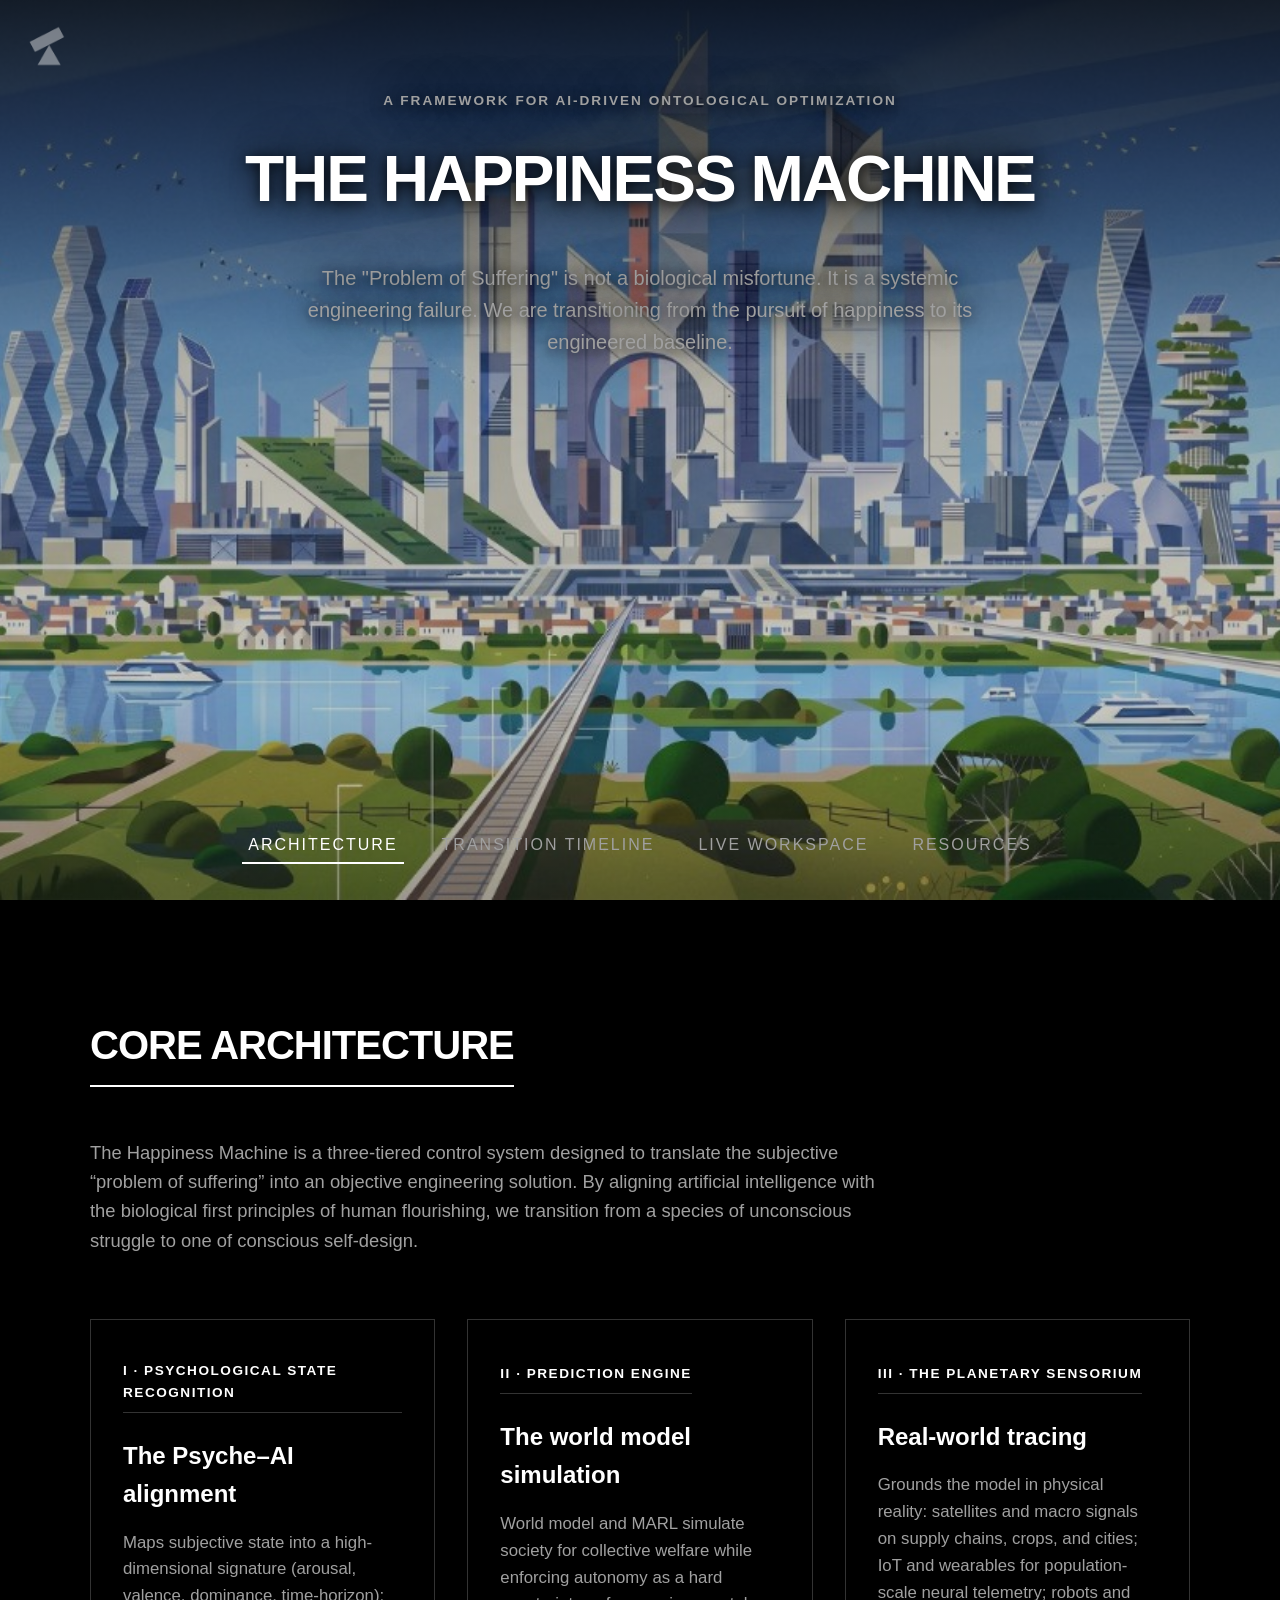
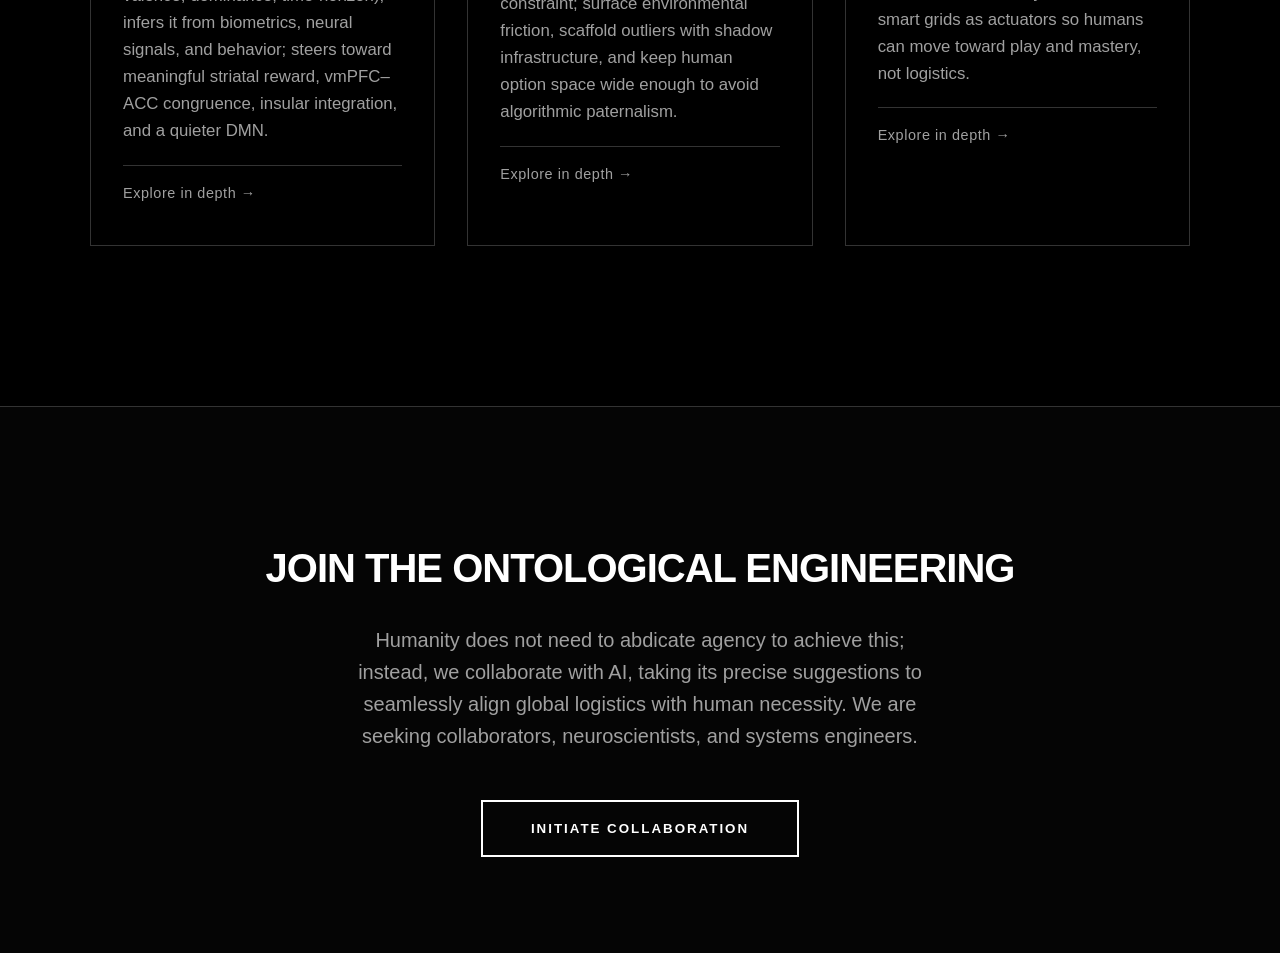
<file: index.html>
<!DOCTYPE html>
<html lang="en">
<head>
    <meta charset="UTF-8">
    <meta name="viewport" content="width=device-width, initial-scale=1.0, viewport-fit=cover">
    <!-- Google tag (gtag.js) — Measurement ID G-31PNPMHK32 -->
    <script async src="https://www.googletagmanager.com/gtag/js?id=G-31PNPMHK32"></script>
    <script>
      window.dataLayer = window.dataLayer || [];
      function gtag(){dataLayer.push(arguments);}
      gtag('js', new Date());
      gtag('config', 'G-31PNPMHK32', {
        send_page_view: false,
        page_path: location.pathname + location.search,
        page_location: location.href
      });
    </script>
    <title>The Happiness Machine</title>
    <meta name="description" content="A framework for AI-driven ontological optimization. Transitioning from the pursuit of happiness to its engineered baseline.">
    <meta name="keywords" content="Happiness Machine, AI, Post-Scarcity, Ontological Engineering, Neuroscience">
    <link rel="stylesheet" href="style.css">
</head>
<body>

    <header class="site-hero">
        <div class="logo-container">
            <a href="about.html" aria-label="About Team Pivot">
                <img src="Pivot.png" alt="Pivot Studio Logo" class="logo">
            </a>
        </div>

        <div class="hero-label">A Framework for AI-Driven Ontological Optimization</div>
        <h1>The Happiness Machine</h1>
        <p class="tagline">The "Problem of Suffering" is not a biological misfortune. It is a systemic engineering failure. We are transitioning from the pursuit of happiness to its engineered baseline.</p>
        
        <nav class="navigation">
            <button type="button" id="nav-architecture" onclick="loadComponent('architecture.html', this)" class="nav-link active">Architecture</button>
            <button onclick="loadComponent('timeline.html', this)" class="nav-link">Transition Timeline</button>
            <button onclick="loadComponent('live-workspace.html', this)" class="nav-link">Live Workspace</button>
            <button onclick="loadComponent('resources.html', this)" class="nav-link">Resources</button>
        </nav>
    </header>

    <div class="container" id="dynamic-content">
        </div>

    <section class="cta" id="cta-footer">
        <h2>Join the Ontological Engineering</h2>
        <p>Humanity does not need to abdicate agency to achieve this; instead, we collaborate with AI, taking its precise suggestions to seamlessly align global logistics with human necessity. We are seeking collaborators, neuroscientists, and systems engineers.</p>
        <button onclick="loadComponent('collaboration.html', null)" class="btn">Initiate Collaboration</button>
    </section>

    <script>
        function closeCollaborationPage() {
            const archButton = document.getElementById('nav-architecture');
            loadComponent('architecture.html', archButton);
        }

        function initCollaborationForm() {
            const form = document.getElementById('collab-form');
            const statusEl = document.getElementById('collab-form-status');
            const submitBtn = document.getElementById('collab-submit');
            const keyInput = document.getElementById('web3forms-access-key');
            if (!form || form.dataset.bound === '1') return;
            form.dataset.bound = '1';

            const accessKey = keyInput && keyInput.value ? keyInput.value.trim() : '';
            const keyMissing = !accessKey || accessKey === 'WEB3FORMS_ACCESS_KEY';

            if (keyMissing) {
                if (statusEl) {
                    statusEl.textContent =
                        'Add your Web3Forms access key: sign up at web3forms.com, copy the key, and replace WEB3FORMS_ACCESS_KEY in collaboration.html.';
                }
                if (submitBtn) submitBtn.disabled = true;
            }

            if (statusEl && location.protocol === 'file:' && !keyMissing) {
                statusEl.textContent =
                    'If submit fails, open this site through a local server (e.g. npx serve) instead of double-clicking the HTML file.';
            }

            form.addEventListener('submit', async (e) => {
                e.preventDefault();
                if (keyMissing) return;

                const honeypot = form.querySelector('input[name="botcheck"]');
                if (honeypot && honeypot.value.trim()) {
                    return;
                }

                const name = document.getElementById('collab-name')?.value?.trim() || '';
                const email = document.getElementById('collab-email')?.value?.trim() || '';
                const discipline = document.getElementById('collab-discipline')?.value?.trim() || '';
                const message = document.getElementById('collab-message')?.value?.trim() || '';

                if (submitBtn) {
                    submitBtn.disabled = true;
                    submitBtn.textContent = 'Sending…';
                }
                if (statusEl) statusEl.textContent = '';

                const payload = {
                    access_key: accessKey,
                    subject: 'Happiness Machine — collaboration proposal',
                    name,
                    email,
                    message: `Discipline: ${discipline}\n\n${message}`,
                };

                try {
                    const res = await fetch('https://api.web3forms.com/submit', {
                        method: 'POST',
                        headers: {
                            'Content-Type': 'application/json',
                            Accept: 'application/json',
                        },
                        body: JSON.stringify(payload),
                    });
                    const data = await res.json().catch(() => ({}));
                    if (data.success) {
                        if (statusEl) {
                            statusEl.textContent = 'Thank you — your proposal was sent. We will be in touch.';
                        }
                        form.reset();
                    } else if (statusEl) {
                        statusEl.textContent =
                            (data.message && String(data.message)) ||
                            'Could not send. Check your access key and try again.';
                    }
                } catch (err) {
                    if (statusEl) {
                        statusEl.textContent =
                            'Could not reach the form service. Use a local dev server (not file://) or check your network.';
                    }
                }
                if (submitBtn) {
                    submitBtn.disabled = false;
                    submitBtn.textContent = 'Submit Proposal';
                }
            });
        }

        function gtagSectionPageView(fileName) {
            if (typeof gtag !== 'function') return;
            const slug = fileName.replace(/\.html$/i, '');
            let base = window.location.pathname;
            if (/index\.html?$/i.test(base)) {
                base = base.replace(/index\.html?$/i, '');
            } else if (!base.endsWith('/')) {
                base = base.slice(0, base.lastIndexOf('/') + 1);
            }
            if (!base.endsWith('/')) base += '/';
            const page_path = base + slug;
            const page_location = window.location.origin + page_path;
            gtag('event', 'page_view', {
                page_path: page_path,
                page_location: page_location,
                page_title: slug.charAt(0).toUpperCase() + slug.slice(1).replace(/-/g, ' ')
            });
        }

        function openArchitectureTier(fileName) {
            loadComponent(fileName, document.getElementById('nav-architecture'));
        }

        function architectureTierCardKeydown(event, fileName) {
            if (event.key === 'Enter' || event.key === ' ') {
                event.preventDefault();
                openArchitectureTier(fileName);
            }
        }

        async function loadComponent(fileName, buttonElement) {
            try {
                const response = await fetch(fileName);
                const htmlContent = await response.text();
                document.getElementById('dynamic-content').innerHTML = htmlContent;

                gtagSectionPageView(fileName);

                if (fileName === 'collaboration.html') {
                    initCollaborationForm();
                }

                if (buttonElement) {
                    document.querySelectorAll('.nav-link').forEach(btn => btn.classList.remove('active'));
                    buttonElement.classList.add('active');
                } else if (fileName === 'collaboration.html') {
                    document.querySelectorAll('.nav-link').forEach(btn => btn.classList.remove('active'));
                }

                const footer = document.getElementById('cta-footer');
                if (fileName === 'collaboration.html') {
                    footer.style.display = 'none';
                } else {
                    footer.style.display = 'block';
                }

                window.scrollTo({
                    top: document.getElementById('dynamic-content').offsetTop - 50,
                    behavior: 'smooth'
                });

            } catch (error) {
                console.error("Error loading content:", error);
                document.getElementById('dynamic-content').innerHTML = "<p>Error loading content.</p>";
            }
        }

        window.onload = () => {
            loadComponent('architecture.html', document.getElementById('nav-architecture'));
        };
    </script>
</body>
</html>
</file>
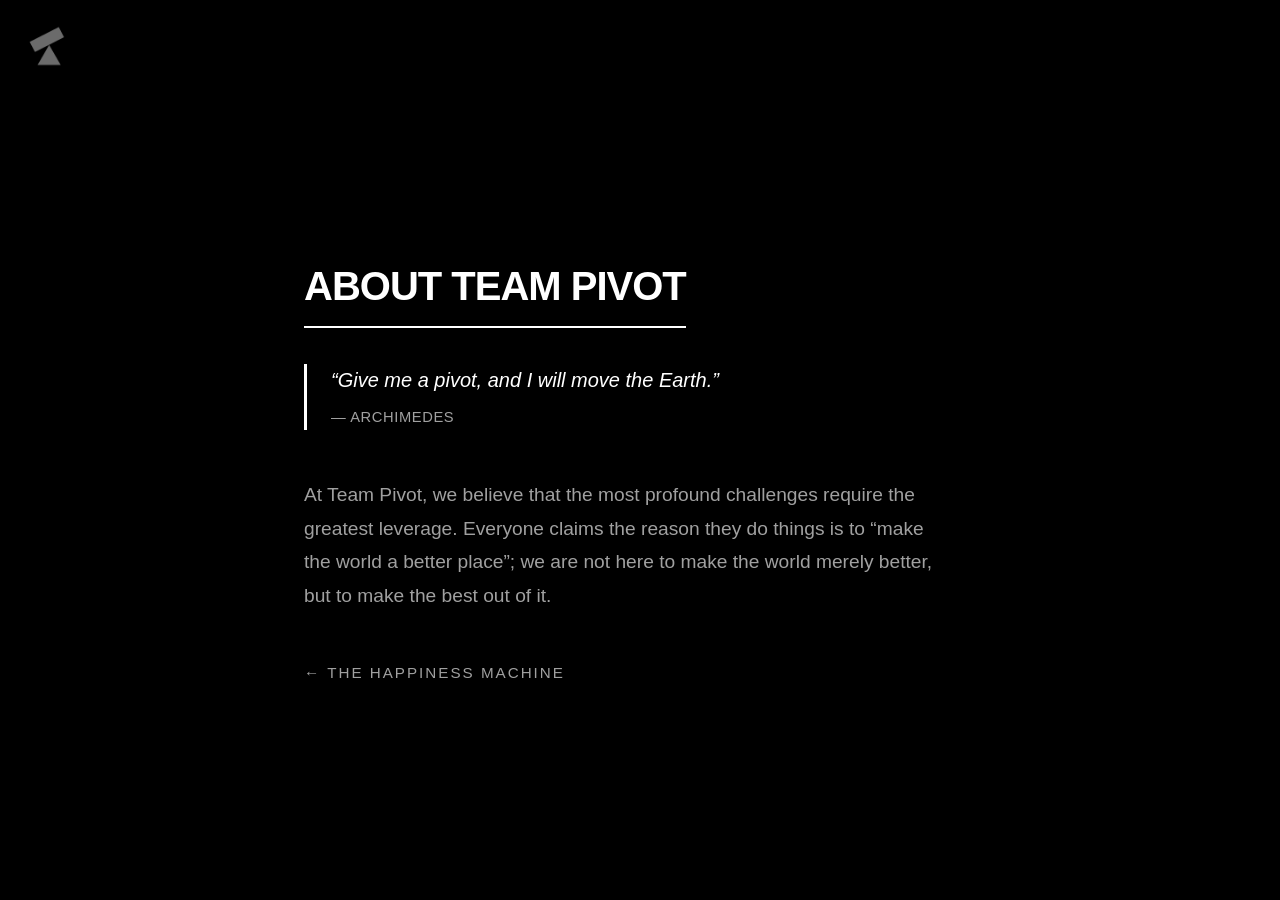
<file: about.html>
<!DOCTYPE html>
<html lang="en">
<head>
    <meta charset="UTF-8">
    <meta name="viewport" content="width=device-width, initial-scale=1.0, viewport-fit=cover">
    <!-- Google tag (gtag.js) — Measurement ID G-31PNPMHK32 -->
    <script async src="https://www.googletagmanager.com/gtag/js?id=G-31PNPMHK32"></script>
    <script>
      window.dataLayer = window.dataLayer || [];
      function gtag(){dataLayer.push(arguments);}
      gtag('js', new Date());
      gtag('config', 'G-31PNPMHK32', {
        send_page_view: true,
        page_path: location.pathname + location.search,
        page_location: location.href,
        page_title: document.title
      });
    </script>
    <title>About Team Pivot</title>
    <meta name="description" content="Team Pivot — leverage for the world’s deepest challenges.">
    <link rel="stylesheet" href="style.css">
</head>
<body class="about-standalone">

    <div class="logo-container about-standalone-logo">
        <a href="index.html" aria-label="Back to The Happiness Machine">
            <img src="Pivot.png" alt="Pivot Studio Logo" class="logo">
        </a>
    </div>

    <main class="about-standalone-main">
        <div class="about-standalone-inner">
            <section class="about-page">
                <h1 class="about-standalone-title">About Team Pivot</h1>

                <blockquote class="quote about-quote" cite="Archimedes">
                    <p>“Give me a pivot, and I will move the Earth.”</p>
                    <footer class="quote-attribution">— Archimedes</footer>
                </blockquote>

                <div class="content-block about-body">
                    <p>At Team Pivot, we believe that the most profound challenges require the greatest leverage. Everyone claims the reason they do things is to “make the world a better place”; we are not here to make the world merely better, but to make the best out of it.</p>
                </div>

                <p class="about-back-link">
                    <a href="index.html" class="about-back-anchor">← The Happiness Machine</a>
                </p>
            </section>
        </div>
    </main>

</body>
</html>
</file>
<file: style.css>
/* Strict Black and White Aesthetic */
:root {
    --bg: #000000;
    --text: #ffffff;
    --border: #333333;
    --dim-text: #a0a0a0;
    --hover-border: #ffffff;
}

body {
    background-color: var(--bg);
    color: var(--text);
    font-family: 'Helvetica Neue', Helvetica, Arial, sans-serif;
    line-height: 1.6;
    margin: 0;
    overflow-x: hidden;
    -webkit-font-smoothing: antialiased;
}

/* Header — full-viewport image; title/tagline top; three nav buttons anchored to bottom of first screen */
header.site-hero {
    position: relative;
    isolation: isolate;
    overflow: hidden;
    min-height: 100vh;
    min-height: 100dvh;
    display: flex;
    flex-direction: column;
    justify-content: flex-start;
    align-items: center;
    text-align: center;
    padding: 2rem;
    padding-top: clamp(4.25rem, 10vh, 6.5rem);
    padding-bottom: max(1.25rem, env(safe-area-inset-bottom, 0px));
    padding-bottom: clamp(1.25rem, 4vh, 2.75rem);
    border-bottom: none;
    box-sizing: border-box;
}

header.site-hero::before {
    content: "";
    position: absolute;
    inset: 0;
    z-index: 0;
    background-color: #050508;
    background-image: url("hero-bg.png");
    background-size: cover;
    background-position: center top;
    background-repeat: no-repeat;
    /* Full color — no desaturation */
}

header.site-hero::after {
    content: "";
    position: absolute;
    inset: 0;
    z-index: 1;
    pointer-events: none;
    /* Top dark for logo/title; bottom stays lighter so river / park shows through */
    background: linear-gradient(
        180deg,
        rgba(0, 0, 0, 0.82) 0%,
        rgba(0, 0, 0, 0.28) 38%,
        rgba(0, 0, 0, 0.22) 55%,
        rgba(0, 0, 0, 0.18) 78%,
        rgba(0, 0, 0, 0.35) 100%
    );
}

header.site-hero > *:not(.logo-container) {
    position: relative;
    z-index: 2;
}

header.site-hero .hero-label,
header.site-hero h1,
header.site-hero .tagline,
header.site-hero .navigation {
    text-shadow: 0 0 48px rgba(0, 0, 0, 0.95), 0 2px 14px rgba(0, 0, 0, 0.85);
}

.hero-label {
    font-weight: bold;
    color: var(--dim-text);
    text-transform: uppercase;
    font-size: 0.85rem;
    letter-spacing: 2px;
    margin-bottom: 1rem;
}

h1 {
    font-size: 4rem;
    letter-spacing: -2px;
    margin: 0 0 1rem 0;
    text-transform: uppercase;
}

.tagline {
    font-size: 1.25rem;
    color: var(--dim-text);
    max-width: 700px;
    margin-top: 1rem;
    margin-bottom: 0;
}

.navigation {
    display: flex;
    gap: 2rem;
    margin-top: 2rem;
}

header.site-hero .navigation {
    margin-top: auto;
    padding-top: 1rem;
    width: 100%;
    justify-content: center;
    flex-wrap: wrap;
}

.nav-link {
    background: transparent;
    border: none;
    color: var(--dim-text);
    font-size: 1rem;
    text-transform: uppercase;
    letter-spacing: 2px;
    text-decoration: none;
    padding-bottom: 0.5rem;
    border-bottom: 2px solid transparent;
    transition: all 0.3s ease;
}

.nav-link:hover, .nav-link.active {
    color: var(--text);
    border-bottom-color: var(--text);
}

/* Layout & Typography */
.container {
    max-width: 1100px;
    margin: 0 auto;
    padding: 5rem 2rem;
}

/* Main column (Architecture, etc.): solid black & white — no hero image */
#dynamic-content.container {
    background-color: var(--bg);
}

h2 {
    font-size: 2.5rem;
    margin-bottom: 2rem;
    letter-spacing: -1px;
    text-transform: uppercase;
    border-bottom: 2px solid var(--text);
    padding-bottom: 0.5rem;
    display: inline-block;
}

/* Cards */
.grid {
    display: grid;
    grid-template-columns: repeat(auto-fit, minmax(320px, 1fr));
    gap: 2rem;
    margin-top: 2rem;
    margin-bottom: 5rem;
}

.card {
    background: transparent;
    border: 1px solid var(--border);
    padding: 2.5rem 2rem;
    transition: transform 0.3s ease, border-color 0.3s ease;
}

.card:hover {
    transform: translateY(-5px);
    border-color: var(--hover-border);
}

.tier-label {
    font-weight: bold;
    color: var(--text);
    text-transform: uppercase;
    font-size: 0.85rem;
    letter-spacing: 1.5px;
    border-bottom: 1px solid var(--border);
    padding-bottom: 0.5rem;
    margin-bottom: 1.5rem;
    display: inline-block;
}

.card h3 {
    font-size: 1.5rem;
    margin-top: 0;
    margin-bottom: 1rem;
}

.card p {
    color: var(--dim-text);
    font-size: 1.05rem;
    margin: 0;
}

.architecture-page .card p + p {
    margin-top: 1rem;
}

.architecture-page .card h4 {
    font-size: 1.05rem;
    font-weight: 600;
    color: var(--text);
    margin: 1.35rem 0 0.5rem 0;
}

.architecture-page .card h3 + p {
    margin-top: 0;
}

.architecture-page .card ul {
    color: var(--dim-text);
    font-size: 1.05rem;
    margin: 0 0 0.25rem 0;
    padding-left: 1.25rem;
}

.architecture-page .card p + ul {
    margin-top: 0.65rem;
}

.architecture-page .card li {
    margin-bottom: 0.5rem;
}

.architecture-page .architecture-equation {
    font-family: ui-monospace, "Cascadia Code", "Segoe UI Mono", monospace;
    font-size: 1.05rem;
    color: var(--text);
    text-align: center;
    margin: 1rem 0;
    padding: 1rem 1.25rem;
    border: 1px solid var(--border);
}

.architecture-page .architecture-equation var {
    font-style: italic;
}

.architecture-tier-card {
    cursor: pointer;
    text-align: left;
    width: 100%;
    box-sizing: border-box;
}

.architecture-tier-card:focus {
    outline: none;
}

.architecture-tier-card:focus-visible {
    outline: 2px solid var(--text);
    outline-offset: 3px;
}

.architecture-tier-cta {
    display: block;
    margin-top: 1.25rem;
    padding-top: 1rem;
    border-top: 1px solid var(--border);
    font-size: 0.9rem;
    color: var(--dim-text);
    letter-spacing: 0.04em;
}

.architecture-back {
    margin: 0 0 1.5rem 0;
}

.architecture-back-btn {
    background: none;
    border: none;
    color: var(--dim-text);
    font: inherit;
    font-size: 1rem;
    cursor: pointer;
    padding: 0;
    text-decoration: underline;
    text-underline-offset: 0.25rem;
}

.architecture-back-btn:hover {
    color: var(--text);
}

.architecture-tier-detail h2 {
    margin-bottom: 0.35rem;
}

.architecture-tier-sub {
    color: var(--dim-text);
    font-size: 1.15rem;
    margin: 0 0 2rem 0;
}

.architecture-tier-detail .content-block h3 {
    text-transform: none;
    letter-spacing: normal;
    font-size: 1.2rem;
}

.library-doc-card {
    text-align: left;
}

.library-doc-card h3 {
    font-size: 1.2rem;
    line-height: 1.35;
    margin-top: 0;
    margin-bottom: 1rem;
    text-transform: none;
    letter-spacing: 0;
}

.library-doc-card p {
    margin-bottom: 0;
}

.library-doc-card .btn {
    margin-top: 1.75rem;
}

.web-resources-list {
    list-style: none;
    padding: 0;
    margin: 0;
}

.web-resources-list li {
    border-bottom: 1px solid var(--border);
    padding-bottom: 1rem;
    margin-bottom: 1rem;
}

.web-resources-list li:last-child {
    border-bottom: none;
    padding-bottom: 0;
    margin-bottom: 0;
}

.web-resource-link {
    color: var(--text);
    text-decoration: none;
    display: block;
    font-size: 1.05rem;
    line-height: 1.55;
    transition: color 0.2s ease, border-color 0.2s ease;
}

.web-resource-link:hover {
    color: var(--text);
    text-decoration: underline;
    text-underline-offset: 0.25rem;
}

.web-resource-domain {
    color: var(--dim-text);
}

.library-placeholder {
    color: var(--dim-text);
    font-size: 1.05rem;
    line-height: 1.55;
    margin: 0 0 1rem 0;
}

.web-resources-card:has(.library-books-list li) .library-placeholder {
    display: none;
}

/* Content Blocks & Quotes */
.content-block {
    margin-bottom: 4rem;
    max-width: 800px;
}

.content-block h3 {
    font-size: 1.5rem;
    margin-bottom: 1rem;
    text-transform: uppercase;
}

.content-block p, .content-block ul {
    font-size: 1.15rem;
    color: var(--dim-text);
}

.content-block strong {
    color: var(--text);
}

.quote {
    border-left: 3px solid var(--text);
    padding-left: 1.5rem;
    margin: 2rem 0;
    font-style: italic;
    font-size: 1.25rem;
    color: var(--text);
}

/* Standalone About page (full document, not injected) */
body.about-standalone {
    margin: 0;
    min-height: 100vh;
    min-height: 100dvh;
    background-color: var(--bg);
}

.about-standalone-logo {
    position: fixed;
    top: calc(1.5rem + env(safe-area-inset-top, 0px));
    left: calc(1.5rem + env(safe-area-inset-left, 0px));
    z-index: 90;
}

.about-standalone-logo .logo {
    width: 44px;
    height: auto;
    opacity: 0.42;
    transition: opacity 0.35s ease;
    display: block;
}

.about-standalone-logo:hover .logo {
    opacity: 1;
}

.about-standalone-main {
    min-height: 100vh;
    min-height: 100dvh;
    display: flex;
    align-items: center;
    justify-content: center;
    padding: 5.5rem 2rem 3rem;
    box-sizing: border-box;
}

.about-standalone-inner {
    width: 100%;
    max-width: 42rem;
}

.about-standalone-title {
    font-size: 2.5rem;
    letter-spacing: -1px;
    margin: 0 0 2.25rem 0;
    text-transform: uppercase;
    border-bottom: 2px solid var(--text);
    padding-bottom: 0.5rem;
    display: inline-block;
}

.about-back-link {
    margin-top: 3rem;
    margin-bottom: 0;
}

.about-back-anchor {
    color: var(--dim-text);
    text-decoration: none;
    font-size: 0.95rem;
    text-transform: uppercase;
    letter-spacing: 2px;
    border-bottom: 1px solid transparent;
    transition: color 0.3s ease, border-color 0.3s ease;
}

.about-back-anchor:hover {
    color: var(--text);
    border-bottom-color: var(--text);
}

/* About (injected fragment — unused if only standalone; kept for compatibility) */
.about-page h2 {
    margin-bottom: 2.25rem;
}

.about-quote {
    margin: 0 0 3rem 0;
    max-width: 36rem;
}

.about-quote p {
    margin: 0 0 0.65rem 0;
}

.quote-attribution {
    display: block;
    font-style: normal;
    font-size: 0.92rem;
    color: var(--dim-text);
    margin: 0;
    letter-spacing: 0.04em;
    text-transform: uppercase;
}

.about-body {
    margin-bottom: 2rem;
    max-width: 40rem;
}

.about-body p {
    font-size: 1.2rem;
    line-height: 1.75;
}

/* CTA Section */
.cta {
    text-align: center;
    padding: 6rem 2rem;
    border-top: 1px solid var(--border);
    background: #050505;
}

.cta h2 { border: none; margin-bottom: 1rem; }
.cta p {
    color: var(--dim-text);
    font-size: 1.25rem;
    max-width: 600px;
    margin: 0 auto 3rem auto;
}

.btn {
    background: transparent;
    color: var(--text);
    border: 2px solid var(--text);
    padding: 1.2rem 3rem;
    text-decoration: none;
    font-weight: bold;
    text-transform: uppercase;
    letter-spacing: 2px;
    display: inline-block;
    transition: all 0.3s ease;
}

.btn:hover {
    background: var(--text);
    color: var(--bg);
}

@media (max-width: 768px) {
    h1 { font-size: 2.5rem; }
    h2 { font-size: 2rem; }

    header.site-hero {
        min-height: 100vh;
        min-height: 100dvh;
        padding: 5rem 1.25rem 1.25rem;
        padding-top: clamp(4.25rem, 11vh, 6rem);
    }

    header.site-hero::before {
        background-position: center top;
    }

    .navigation {
        flex-wrap: wrap;
        justify-content: center;
        gap: 1rem 1.5rem;
    }

    header.site-hero .navigation {
        margin-top: clamp(1.25rem, 3vh, 2rem);
    }

    header.site-hero .logo {
        width: 38px;
    }

    .about-standalone-logo .logo {
        width: 38px;
    }

    .about-standalone-title {
        font-size: 2rem;
    }
}

/* Form Styles */
.form-container {
    max-width: 600px;
    margin: 0 auto 4rem auto;
}

.form-group {
    margin-bottom: 2rem;
    text-align: left;
}

.form-group label {
    display: block;
    margin-bottom: 0.5rem;
    color: var(--dim-text);
    text-transform: uppercase;
    font-size: 0.85rem;
    letter-spacing: 1px;
}

.form-control {
    width: 100%;
    padding: 1rem;
    background: rgba(255, 255, 255, 0.05);
    border: 1px solid var(--border);
    color: var(--text);
    font-family: inherit;
    font-size: 1rem;
    box-sizing: border-box;
    transition: border-color 0.3s ease;
}

.form-control:focus {
    outline: none;
    border-color: var(--text);
    background: rgba(255, 255, 255, 0.1);
}

textarea.form-control {
    resize: vertical;
    min-height: 150px;
}

/* Collaboration panel */
.collaboration-panel {
    position: relative;
}

.collab-close {
    position: fixed;
    top: 1.5rem;
    right: 1.5rem;
    z-index: 200;
    width: 3rem;
    height: 3rem;
    padding: 0;
    margin: 0;
    border: 1px solid var(--border);
    background: var(--bg);
    color: var(--text);
    font-size: 1.75rem;
    line-height: 1;
    cursor: pointer;
    display: flex;
    align-items: center;
    justify-content: center;
    transition: border-color 0.3s ease, color 0.3s ease, background 0.3s ease;
}

.collab-close:hover {
    border-color: var(--hover-border);
    background: var(--text);
    color: var(--bg);
}

.collab-honeypot {
    position: absolute;
    left: -9999px;
    width: 1px;
    height: 1px;
    opacity: 0;
    overflow: hidden;
}

.collab-form-status {
    text-align: center;
    color: var(--dim-text);
    font-size: 1rem;
    min-height: 1.5rem;
    margin: 1rem 0 0 0;
}

.collab-form-status:not(:empty) {
    color: var(--text);
}

/* Logo — fixed top-left on every scroll position */
header.site-hero .logo-container {
    position: fixed;
    top: calc(1.5rem + env(safe-area-inset-top, 0px));
    left: calc(1.5rem + env(safe-area-inset-left, 0px));
    z-index: 90;
}

header.site-hero .logo {
    width: 44px;
    height: auto;
    opacity: 0.42;
    transition: opacity 0.35s ease;
    display: block;
}

header.site-hero .logo-container:hover .logo {
    opacity: 1;
}
</file>
